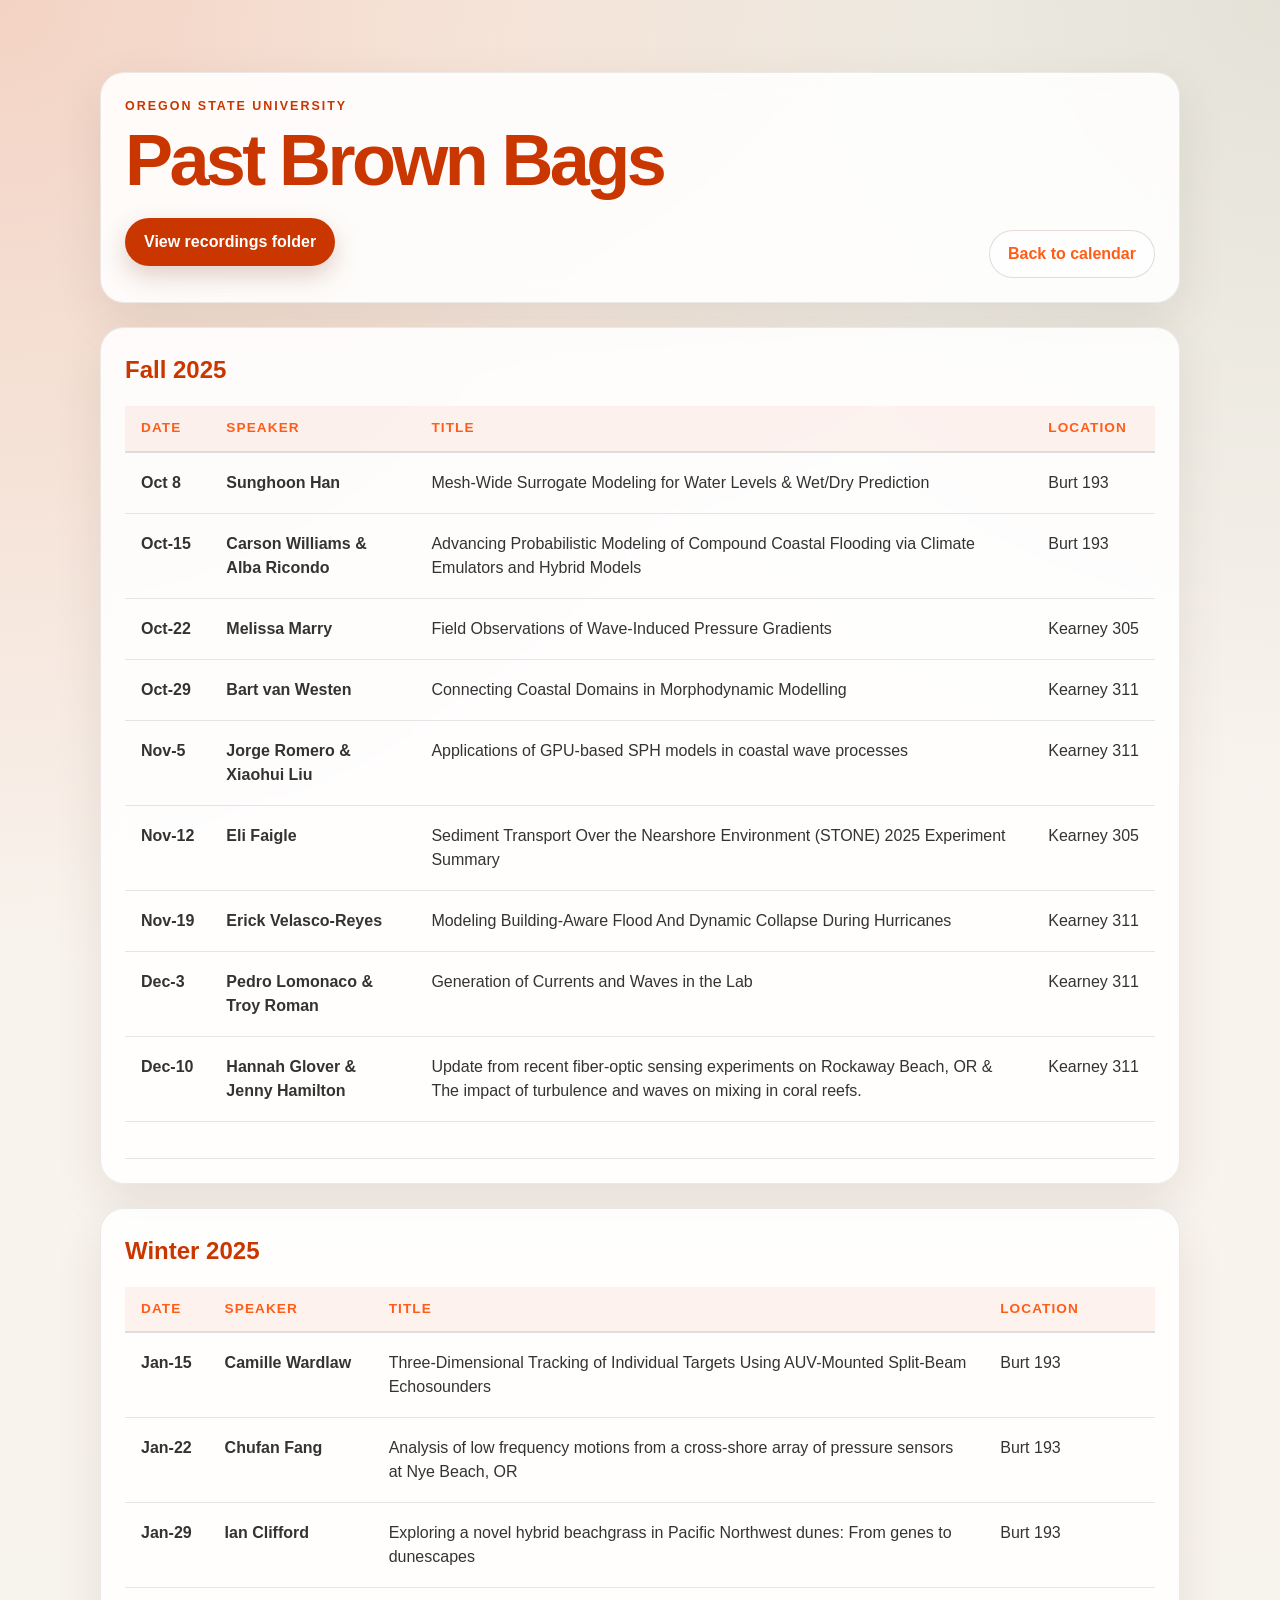
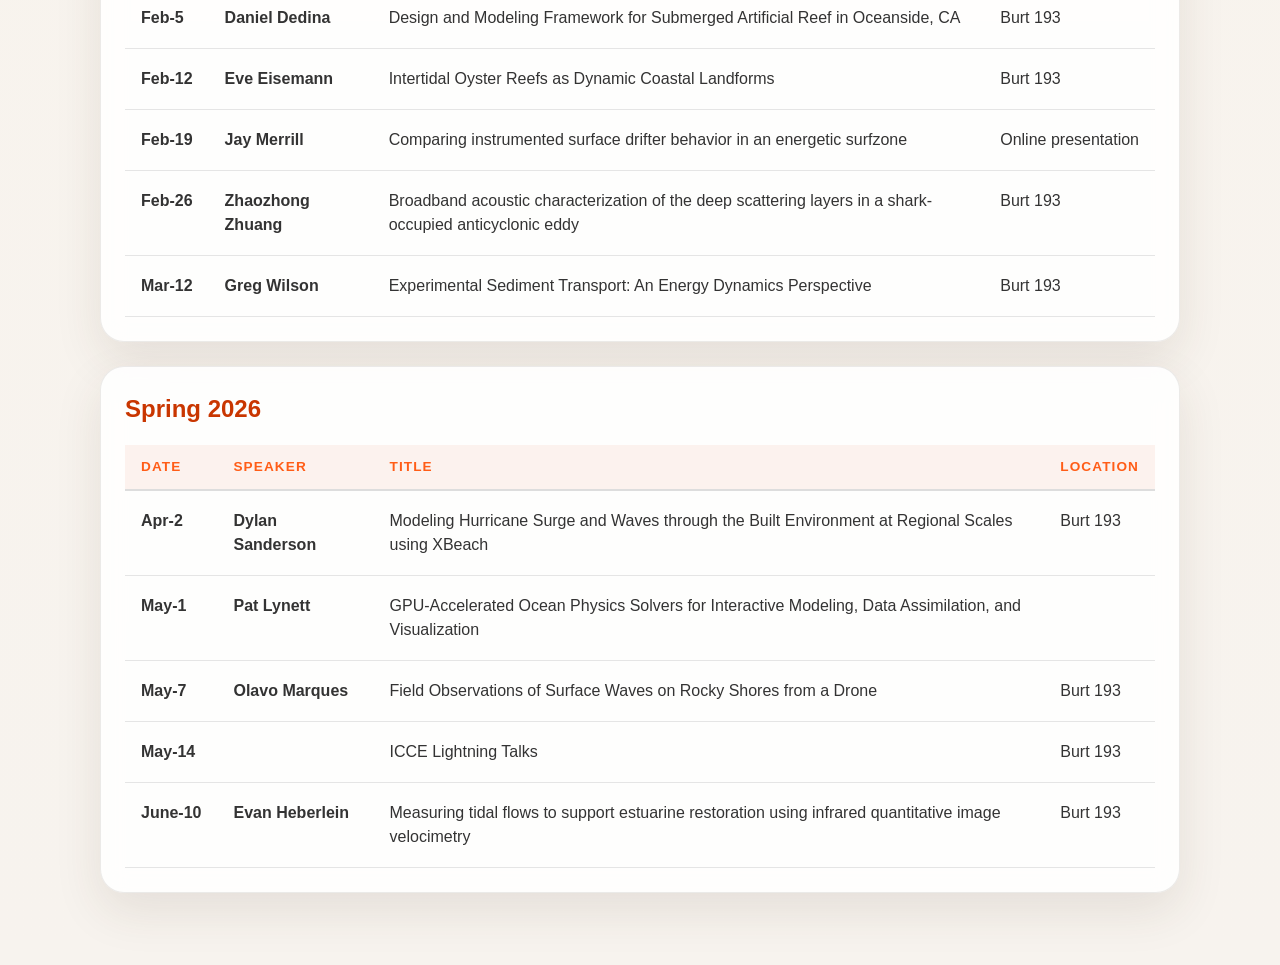
<file: program.html>
<!doctype html>
<html lang="en">
  <head>
    <meta charset="utf-8" />
    <meta name="viewport" content="width=device-width, initial-scale=1" />
    <title>Program | Brown Bags OSU</title>
    <meta name="description" content="Program for Brown Bags at Oregon State University." />
    <link rel="stylesheet" href="styles.css" />
  </head>
  <body>
    <main class="shell">
      <section class="page-hero card">
        <div>
          <p class="eyebrow">Oregon State University</p>
          <h1 class="page-title">Past Brown Bags</h1>
          <div class="actions">
          <a class="button primary" href="https://oregonstate.box.com/s/1adksyaqz3jmipbzdfdd4a4hp1ccfblf" target="_blank" rel="noreferrer">View recordings folder</a>
        </div>
        </div>
        <div class="page-hero-actions">
          <a class="button secondary page-back" href="index.html">Back to calendar</a>
        </div>
      </section>
      <section class="card">
        <div class="section-head">
          <h2>Fall 2025</h2>
        </div>
        <div class="table-wrap">
          <table class="content-table">
            <thead>
              <tr>
                <th>Date</th>
                <th>Speaker</th>
                <th>Title</th>
                <th>Location</th>
              </tr>
            </thead>
            <tbody>
              <tr>
                <td>Oct 8</td>
                <td>Sunghoon Han</td>
                <td>
                  Mesh-Wide Surrogate Modeling for Water Levels &amp; Wet/Dry Prediction
                </td>
                <td>Burt 193</td>
              </tr>
              <tr>
                <td>Oct-15</td>
                <td>Carson Williams &amp; Alba Ricondo</td>
                <td>Advancing Probabilistic Modeling of Compound Coastal Flooding via Climate Emulators and Hybrid Models</td>
                <td>Burt 193</td>
              </tr>
              <tr>
                <td>Oct-22</td>
                <td>Melissa Marry</td>
                <td>Field Observations of Wave-Induced Pressure Gradients</td>
                <td>Kearney 305</td>
              </tr>
              <tr>
                <td>Oct-29</td>
                <td>Bart van Westen</td>
                <td>Connecting Coastal Domains in Morphodynamic Modelling</td>
                <td>Kearney 311</td>
              </tr>
              <tr>
                <td>Nov-5</td>
                <td>Jorge Romero &amp; Xiaohui Liu</td>
                <td>Applications of GPU-based SPH models in coastal wave processes</td>
                <td>Kearney 311</td>
              </tr>
              <tr>
                <td>Nov-12</td>
                <td>Eli Faigle</td>
                <td>Sediment Transport Over the Nearshore Environment (STONE) 2025 Experiment Summary</td>
                <td>Kearney 305</td>
              </tr>
              <tr>
                <td>Nov-19</td>
                <td>Erick Velasco-Reyes</td>
                <td>Modeling Building-Aware Flood And Dynamic Collapse During Hurricanes</td>
                <td>Kearney 311</td>
              </tr>
              <tr>
                <td>Dec-3</td>
                <td>Pedro Lomonaco &amp; Troy Roman</td>
                <td>Generation of Currents and Waves in the Lab</td>
                <td>Kearney 311</td>
              </tr>
              <tr>
                <td>Dec-10</td>
                <td>Hannah Glover &amp; Jenny Hamilton</td>
                <td>Update from recent fiber-optic sensing experiments on Rockaway Beach, OR &
                  The impact of turbulence and waves on mixing in coral reefs.
                </td>
                <td>Kearney 311</td>
              </tr>
              <tr>
                <td></td>
                <td></td>
                <td></td>
                <td></td>
              </tr>
            </tbody>
          </table>
        </div>
      </section>

      <section class="card">
        <div class="section-head">
          <h2>Winter 2025</h2>
        </div>
        <div class="table-wrap">
          <table class="content-table">
            <thead>
              <tr>
                <th>Date</th>
                <th>Speaker</th>
                <th>Title</th>
                <th>Location</th>
              </tr>
            </thead>
            <tbody>
              <tr>
                <td>Jan-15</td>
                <td>Camille Wardlaw</td>
                <td>Three-Dimensional Tracking of Individual Targets Using AUV-Mounted Split-Beam Echosounders</td>
                <td>Burt 193</td>
              </tr>
              <tr>
                <td>Jan-22</td>
                <td>Chufan Fang</td>
                <td>Analysis of low frequency motions from a cross-shore array of pressure sensors at Nye Beach, OR</td>
                <td>Burt 193</td>
              </tr>
              <tr>
                <td>Jan-29</td>
                <td>Ian Clifford</td>
                <td>Exploring a novel hybrid beachgrass in Pacific Northwest dunes: From genes to dunescapes</td>
                <td>Burt 193</td>
              </tr>
              <tr>
                <td>Feb-5</td>
                <td>Daniel Dedina</td>
                <td>Design and Modeling Framework for Submerged Artificial Reef in Oceanside, CA</td>
                <td>Burt 193</td>
              </tr>
              <tr>
                <td>Feb-12</td>
                <td>Eve Eisemann</td>
                <td>Intertidal Oyster Reefs as Dynamic Coastal Landforms</td>
                <td>Burt 193</td>
              </tr>
              <tr>
                <td>Feb-19</td>
                <td>Jay Merrill</td>
                <td>Comparing instrumented surface drifter behavior in an energetic surfzone</td>
                <td>Online presentation</td>
              </tr>
              <tr>
                <td>Feb-26</td>
                <td>Zhaozhong Zhuang</td>
                <td>Broadband acoustic characterization of the deep scattering layers in a shark-occupied anticyclonic eddy</td>
                <td>Burt 193</td>
              <tr>
                <td>Mar-12</td>
                <td>Greg Wilson</td>
                <td>Experimental Sediment Transport: An Energy Dynamics Perspective</td>
                <td>Burt 193</td>
              </tr>
            </tbody>
          </table>
        </div>
      </section>

      <section class="card">
        <div class="section-head">
          <h2>Spring 2026</h2>
        </div>
        <div class="table-wrap">
          <table class="content-table">
            <thead>
              <tr>
                <th>Date</th>
                <th>Speaker</th>
                <th>Title</th>
                <th>Location</th>
              </tr>
            </thead>
            <tbody>
              <tr>
                <td>Apr-2</td>
                <td>Dylan Sanderson</td>
                <td>Modeling Hurricane Surge and Waves through the Built Environment at Regional Scales using XBeach</td>
                <td>Burt 193</td>
              </tr>
              <tr>
                <td>May-1</td>
                <td>Pat Lynett</td>
                <td>GPU-Accelerated Ocean Physics Solvers for Interactive Modeling, Data Assimilation, and Visualization</td>
                <td></td>
              </tr>
              <tr>
                <td>May-7</td>
                <td>Olavo Marques</td>
                <td>Field Observations of Surface Waves on Rocky Shores from a Drone</td>
                <td>Burt 193</td>
              </tr>
              <tr>
                <td>May-14</td>
                <td></td>
                <td>ICCE Lightning Talks</td>
                <td>Burt 193</td>
              </tr>
              <tr>
                <td>June-10</td>
                <td>Evan Heberlein</td>
                <td>Measuring tidal flows to support estuarine restoration using infrared quantitative image velocimetry</td>
                <td>Burt 193</td>
              </tr>
            </tbody>
          </table>
        </div>
      </section>

    </main>
  </body>
</html>
</file>
<file: styles.css>
:root {
  color-scheme: light;
  --bg: #f7f3ee;
  --panel: rgba(255, 255, 255, 0.88);
  --panel-border: rgba(43, 34, 22, 0.09);
  --text: #1d1a17;
  --muted: #62574d;
  --accent: #c93600;
  --accent-dark: #ff5d17;
  --accent-soft: rgba(215, 63, 9, 0.12);
  --shadow: 0 18px 48px rgba(73, 49, 32, 0.1);
}

* {
  box-sizing: border-box;
}

body {
  margin: 0;
  font-family: "Aptos", "Segoe UI", "Helvetica Neue", Arial, sans-serif;
  color: var(--text);
  background:
    radial-gradient(circle at top left, rgba(215, 63, 9, 0.18), transparent 34%),
    radial-gradient(circle at right top, rgba(77, 99, 63, 0.12), transparent 28%),
    linear-gradient(180deg, #f9f4ed 0%, var(--bg) 100%);
  min-height: 100vh;
  line-height: 1.5;
}

.shell {
  width: min(1080px, calc(100% - 32px));
  margin: 0 auto;
  padding: 48px 0 72px;
}

.hero {
  padding: 24px 0 10px;
}

.hero-layout {
  display: grid;
  grid-template-columns: minmax(0, 1.6fr) minmax(180px, 320px);
  gap: 24px;
  align-items: center;
}

.hero-image {
  width: 100%;
  max-width: 320px;
  aspect-ratio: 4 / 3;
  object-fit: cover;
  border-radius: 20px;
  box-shadow: var(--shadow);
  border: 1px solid var(--panel-border);
  justify-self: end;
}

.eyebrow {
  margin: 0 0 10px;
  text-transform: uppercase;
  letter-spacing: 0.16em;
  font-size: 0.78rem;
  color: var(--accent);
  font-weight: 700;
}

h1 {
  margin: 0;
  font-size: clamp(3rem, 10vw, 5.5rem);
  line-height: 0.95;
  letter-spacing: -0.05em;
  color: var(--accent);
}

.page-title {
  font-size: clamp(2.6rem, 7vw, 4.5rem);
}

.lead {
  max-width: 62ch;
  font-size: 1.15rem;
  line-height: 1.7;
  color: var(--muted);
  margin: 18px 0 0;
}

.actions {
  display: flex;
  flex-wrap: wrap;
  gap: 12px;
  margin: 24px 0 12px;
}

.button {
  display: inline-flex;
  align-items: center;
  justify-content: center;
  min-height: 48px;
  padding: 0 18px;
  border-radius: 999px;
  text-decoration: none;
  font-family: inherit;
  font-weight: 700;
  border: 1px solid transparent;
  transition: transform 0.2s ease, box-shadow 0.2s ease, background-color 0.2s ease;
}

.button:hover {
  transform: translateY(-1px);
}

.primary {
  background: var(--accent);
  color: white;
  box-shadow: 0 10px 24px rgba(139, 74, 47, 0.25);
}

.primary:hover {
  background: var(--accent-dark);
}

.secondary {
  background: rgba(255, 255, 255, 0.55);
  color: var(--accent-dark);
  border-color: rgba(95, 48, 32, 0.16);
}

.page-back {
  justify-self: end;
}

.page-hero-actions {
  display: flex;
  justify-content: flex-end;
  margin-top: 18px;
}

.hint {
  margin: 0;
  color: var(--muted);
  line-height: 1.6;
}

.card {
  margin-top: 24px;
  padding: 24px;
  border: 1px solid var(--panel-border);
  border-radius: 24px;
  background: var(--panel);
  box-shadow: var(--shadow);
  backdrop-filter: blur(12px);
}

.section-head {
  display: flex;
  justify-content: space-between;
  gap: 20px;
  align-items: end;
  margin-bottom: 18px;
}

.section-head h2,
.compact h2 {
  margin: 0;
  font-size: 1.5rem;
  color: var(--accent);
}

.page-hero {
  display: flex;
  align-items: end;
  justify-content: space-between;
  gap: 18px;
}

.compact-lead {
  margin-bottom: 0;
}

.section-head p {
  margin: 0;
  color: var(--muted);
}

.signup-form {
  display: grid;
  gap: 18px;
}

.reservation-panel {
  border-left: 4px solid var(--accent);
}

.form-grid {
  display: grid;
  grid-template-columns: repeat(2, minmax(0, 1fr));
  gap: 16px;
}

.single-column {
  grid-template-columns: 1fr;
}

.signup-form label {
  display: grid;
  gap: 8px;
  color: var(--muted);
  font-size: 0.95rem;
}

.signup-form span {
  font-weight: 700;
  color: var(--accent-dark);
}

.signup-form input,
.signup-form select,
.signup-form textarea {
  width: 100%;
  border: 1px solid rgba(95, 48, 32, 0.18);
  border-radius: 16px;
  padding: 14px 16px;
  font: inherit;
  color: var(--text);
  background: rgba(255, 255, 255, 0.82);
}

.signup-form textarea {
  resize: vertical;
}

.signup-form input:focus,
.signup-form select:focus,
.signup-form textarea:focus {
  outline: 2px solid rgba(215, 63, 9, 0.22);
  border-color: rgba(215, 63, 9, 0.42);
}

.full-width {
  grid-column: 1 / -1;
}

.form-actions {
  display: grid;
  gap: 10px;
  justify-items: start;
}

.slot-note {
  display: block;
  margin-top: 6px;
  color: var(--muted);
  font-size: 0.92rem;
}

.badge {
  display: inline-flex;
  align-items: center;
  gap: 6px;
  padding: 6px 10px;
  border-radius: 999px;
  font-size: 0.82rem;
  font-weight: 700;
}

.badge.available {
  color: #1f5d33;
  background: rgba(52, 130, 74, 0.12);
}

.badge.reserved {
  color: #7a311d;
  background: var(--accent-soft);
}

.slot-actions {
  display: flex;
  flex-wrap: wrap;
  gap: 8px;
}

.slot-button {
  width: 100%;
  min-height: 42px;
  border-radius: 14px;
  padding-inline: 14px;
}

.slot-actions .slot-button {
  width: auto;
  min-width: 88px;
  flex: 1 1 0;
}

.slot-button:disabled {
  opacity: 0.55;
  cursor: not-allowed;
}

.table-wrap {
  overflow-x: auto;
}

table {
  width: 100%;
  border-collapse: collapse;
  min-width: 820px;
}

th,
td {
  padding: 14px 12px;
  border-bottom: 1px solid rgba(43, 34, 22, 0.08);
  text-align: left;
  vertical-align: top;
}

th {
  font-size: 0.85rem;
  text-transform: uppercase;
  letter-spacing: 0.08em;
  color: var(--accent-dark);
  background: rgba(215, 63, 9, 0.04);
}

tbody tr:hover {
  background: rgba(215, 63, 9, 0.04);
}

tbody td strong {
  display: block;
  margin-bottom: 2px;
}

.loading {
  color: var(--muted);
  text-align: center;
  padding: 24px;
}

.grid {
  display: grid;
  grid-template-columns: repeat(2, minmax(0, 1fr));
  gap: 24px;
}

.single-column-grid,
.bios-grid {
  grid-template-columns: 1fr;
}

.bio-card dl {
  margin: 18px 0 0;
  display: grid;
  gap: 14px;
}

.bio-card dt {
  font-size: 0.8rem;
  font-weight: 700;
  text-transform: uppercase;
  letter-spacing: 0.08em;
  color: var(--accent);
}

.bio-card dd {
  margin: 4px 0 0;
  color: var(--muted);
}

.bio-meta {
  margin: 10px 0 0;
  color: var(--muted);
}

.content-table {
  min-width: 900px;
}

.content-table th {
  background: rgba(215, 63, 9, 0.06);
}

.compact ol,
.compact ul {
  margin: 16px 0 0;
  padding-left: 20px;
  color: var(--muted);
  line-height: 1.7;
}

@media (max-width: 760px) {
  .shell {
    width: min(100% - 20px, 1080px);
    padding-top: 24px;
  }

  .section-head,
  .grid {
    grid-template-columns: 1fr;
    display: grid;
  }

  .page-hero {
    align-items: start;
  }

  .page-back {
    justify-self: start;
  }

  .card {
    padding: 18px;
    border-radius: 20px;
  }

  .actions {
    flex-direction: column;
  }

  .button {
    width: 100%;
  }

  .form-grid {
    grid-template-columns: 1fr;
  }
}

.hero-gallery-3 {
  display: grid;
  grid-template-columns: 1.4fr 1fr;
  grid-template-rows: 1fr 1fr;
  gap: 6px;

  width: 100%;
  aspect-ratio: 4 / 3;
  overflow: hidden;
  border-radius: 12px;
}

.hero-gallery-3 img {
  width: 100%;
  height: 100%;
  object-fit: cover;
  display: block;
}

.hero-gallery-3 img:first-child {
  grid-row: 1 / 3;
}
.seminar-table {
  width: 100%;
  border-collapse: collapse;
}

.seminar-table th {
  text-align: left;
  font-size: 0.8rem;
  text-transform: uppercase;
  letter-spacing: 0.06em;
  color: #666;
  padding: 12px 16px;
  border-bottom: 2px solid #ddd;
}

.seminar-table td {
  padding: 18px 16px;
  border-bottom: 1px solid #e5e5e5;
  vertical-align: top;
}

.seminar-date {
  font-weight: 600;
  white-space: nowrap;
}

.seminar-speaker {
  font-weight: 600;
}

.seminar-title {
  color: #444;
  line-height: 1.4;
}

.seminar-room {
  white-space: nowrap;
}

.seminar-table tbody tr:hover {
  background: #f7f7f7;
}
.content-table {
  width: 100%;
  border-collapse: collapse;
}

.content-table th {
  text-align: left;
  padding: 12px 16px;
  border-bottom: 2px solid #ddd;
}

.content-table td {
  padding: 18px 16px;
  border-bottom: 1px solid #e5e5e5;
  vertical-align: top;
  color: #333;
}

.content-table td:first-child {
  font-weight: 600;
  white-space: nowrap;
}

.content-table td:nth-child(2) {
  font-weight: 600;
}

.content-table td:last-child {
  white-space: nowrap;
}

.content-table tbody tr:hover {
  background: #f7f7f7;
}
</file>
